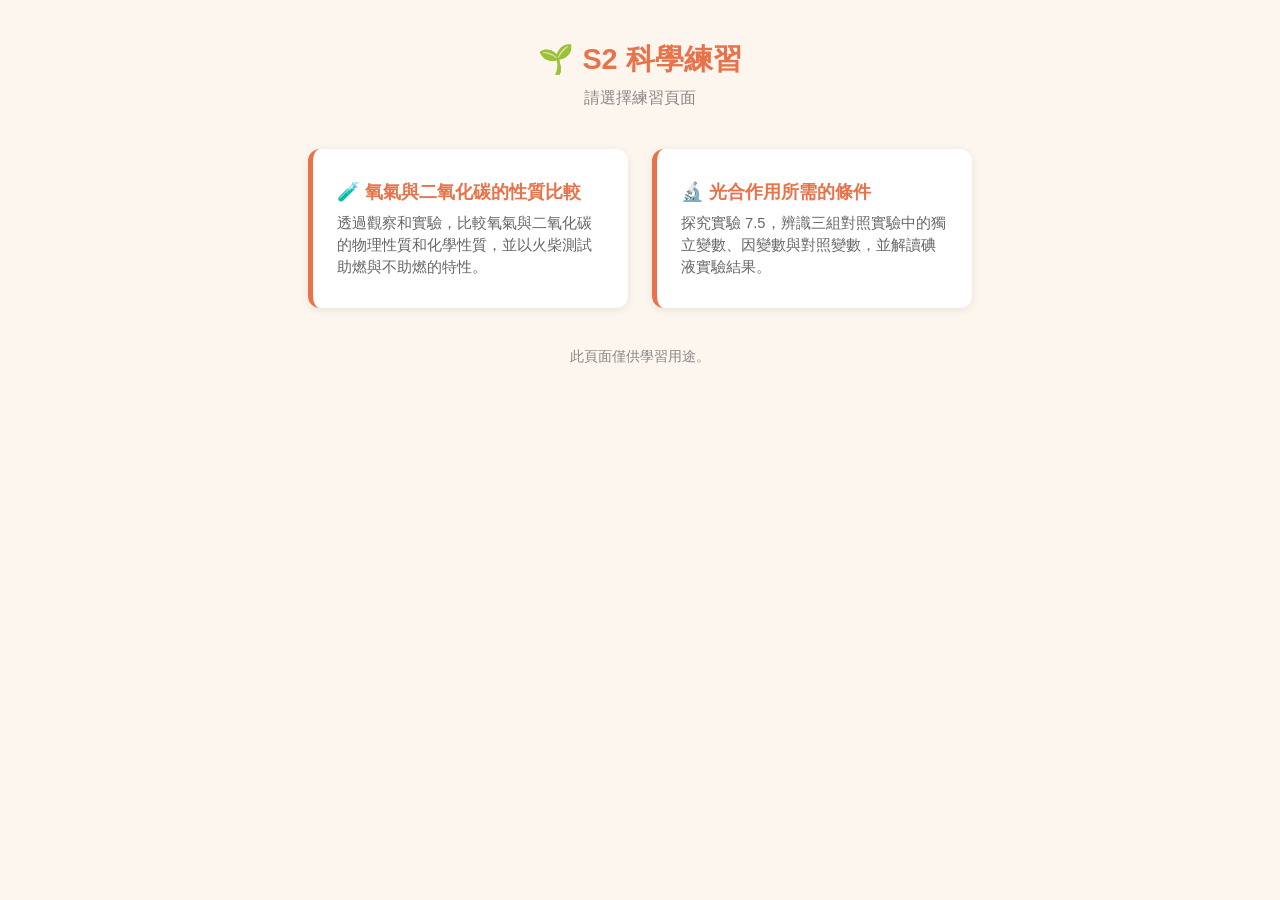
<file: S2/index.html>
<!DOCTYPE html>
<html lang="zh-Hant">
<head>
<meta charset="UTF-8">
<meta name="viewport" content="width=device-width,initial-scale=1">
<title>S2 科學練習</title>
<style>
*{box-sizing:border-box;margin:0;padding:0}
body{font-family:"Microsoft JhengHei","PingFang TC",sans-serif;background:#fdf6ee;color:#333;padding:40px 20px}
h1{text-align:center;color:#e8734a;font-size:1.8em;margin-bottom:8px}
.sub{text-align:center;color:#888;margin-bottom:40px}
.grid{display:flex;flex-wrap:wrap;justify-content:center;gap:24px;max-width:800px;margin:0 auto}
.card{background:#fff;border-radius:12px;box-shadow:0 2px 10px rgba(0,0,0,.08);padding:30px 24px;width:320px;text-decoration:none;color:#333;transition:transform .2s,box-shadow .2s;border-left:5px solid #e8734a}
.card:hover{transform:translateY(-4px);box-shadow:0 6px 20px rgba(0,0,0,.12)}
.card h2{font-size:1.15em;color:#e8734a;margin-bottom:8px}
.card p{font-size:.92em;color:#666;line-height:1.5}
.nt{font-size:.85em;color:#888;margin-top:40px;text-align:center}
</style>
</head>
<body>
<h1>🌱 S2 科學練習</h1>
<p class="sub">請選擇練習頁面</p>
<div class="grid">
<a class="card" href="exercise.html">
<h2>🧪 氧氣與二氧化碳的性質比較</h2>
<p>透過觀察和實驗，比較氧氣與二氧化碳的物理性質和化學性質，並以火柴測試助燃與不助燃的特性。</p>
</a>
<a class="card" href="photosynthesis.html">
<h2>🔬 光合作用所需的條件</h2>
<p>探究實驗 7.5，辨識三組對照實驗中的獨立變數、因變數與對照變數，並解讀碘液實驗結果。</p>
</a>
</div>
<div class="nt">此頁面僅供學習用途。</div>
</body>
</html>
</file>
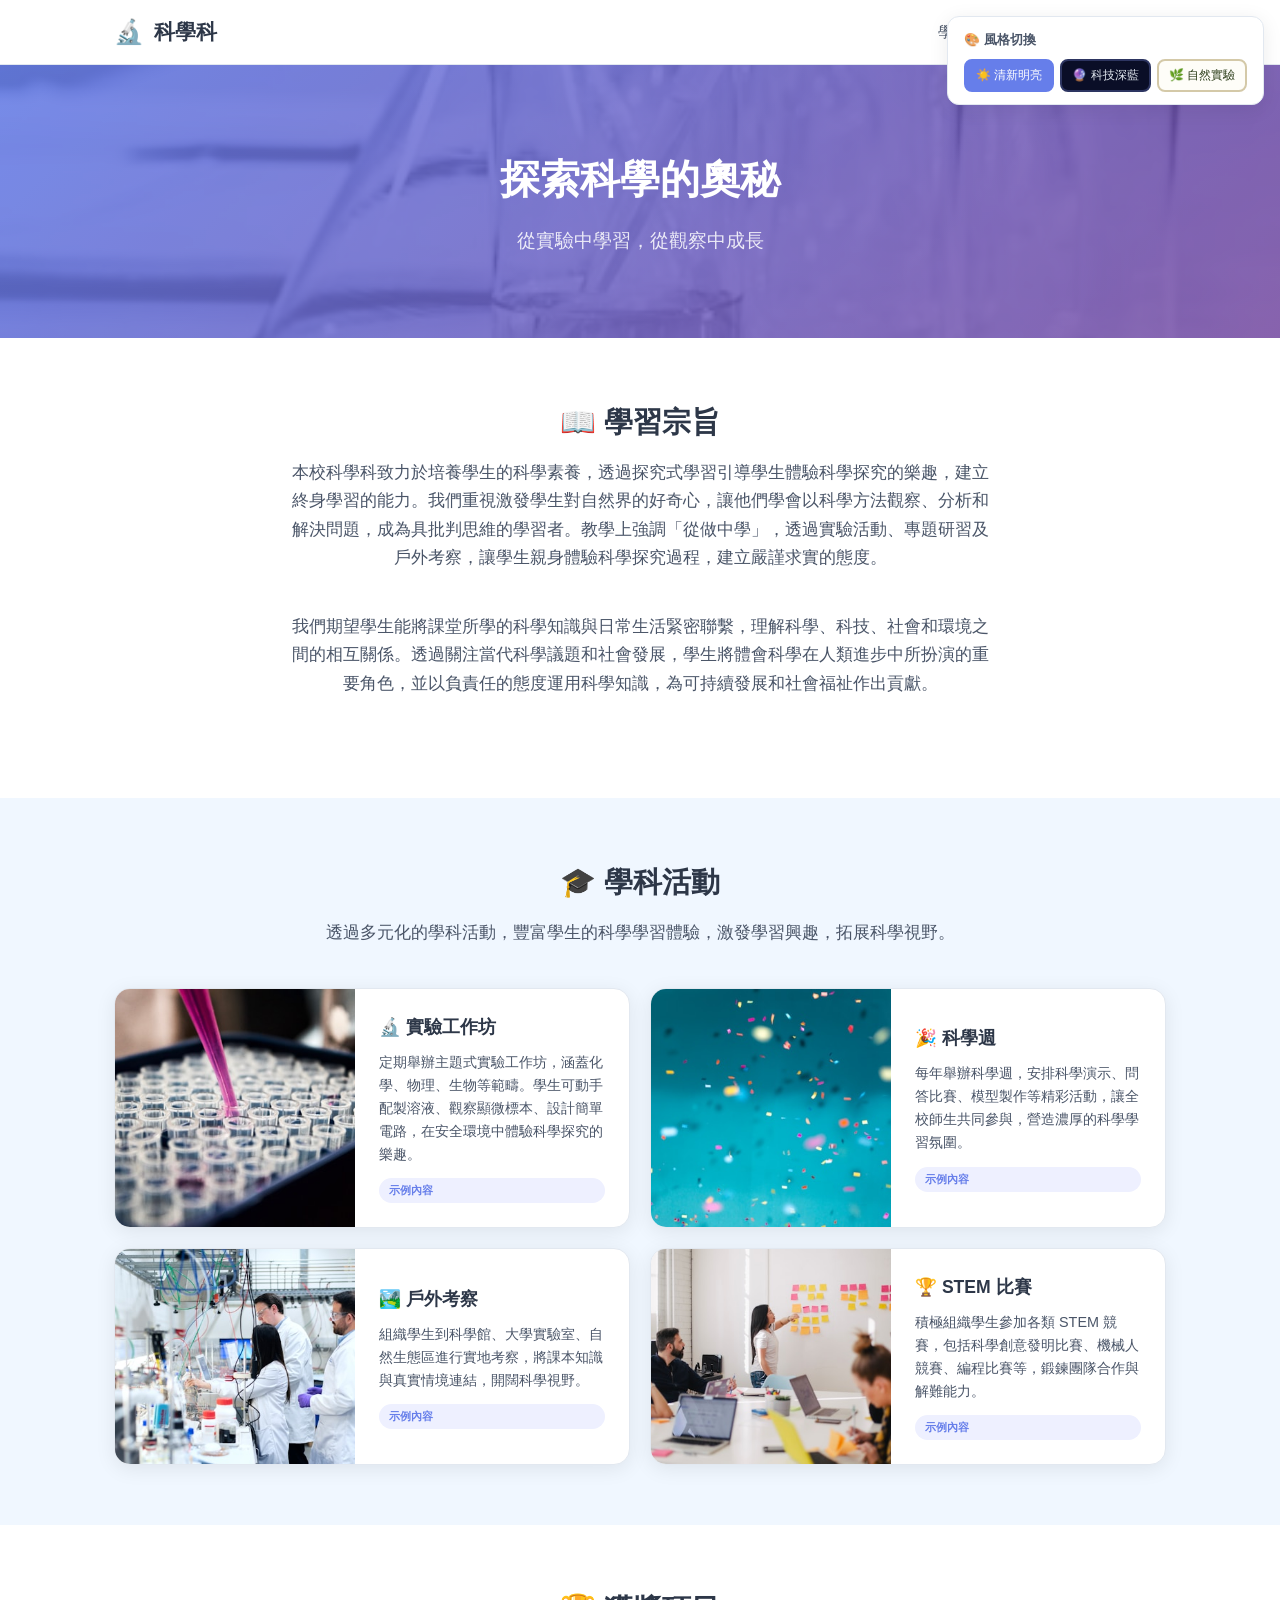
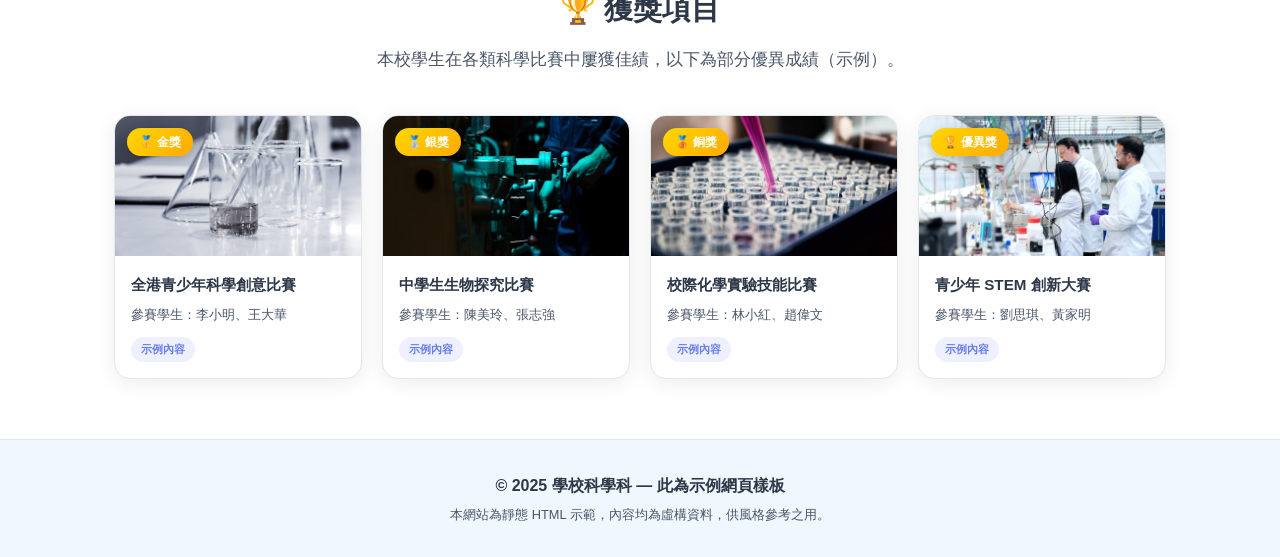
<file: science_web/index.html>
<!DOCTYPE html>
<html lang="zh-Hant" data-theme="fresh">
<head>
  <meta charset="UTF-8">
  <meta name="viewport" content="width=device-width, initial-scale=1.0">
  <title>科學科 — 探索科學的奧秘</title>
  <link rel="stylesheet" href="style.css">
</head>
<body>
  <!-- 風格切換器 -->
  <div class="theme-switcher">
    <span class="theme-switcher__label">🎨 風格切換</span>
    <div class="theme-switcher__options">
      <button class="theme-btn active" data-theme="fresh" title="清新明亮">☀️ 清新明亮</button>
      <button class="theme-btn" data-theme="tech" title="科技深藍">🔮 科技深藍</button>
      <button class="theme-btn" data-theme="nature" title="自然實驗">🌿 自然實驗</button>
    </div>
  </div>

  <!-- 頂部導航 -->
  <header class="header">
    <div class="header__inner">
      <div class="header__brand">
        <span class="header__icon">🔬</span>
        <h1 class="header__title">科學科</h1>
      </div>
      <nav class="header__nav">
        <a href="#purpose">學習宗旨</a>
        <a href="#activities">學科活動</a>
        <a href="#awards">獲獎項目</a>
      </nav>
    </div>
  </header>

  <!-- 英雄橫幅 -->
  <section class="hero">
    <div class="hero__overlay"></div>
    <div class="hero__content">
      <h2 class="hero__title">探索科學的奧秘</h2>
      <p class="hero__subtitle">從實驗中學習，從觀察中成長</p>
    </div>
  </section>

  <!-- 學習宗旨 -->
  <section id="purpose" class="section">
    <div class="container">
      <h2 class="section__title">📖 學習宗旨</h2>
      <p class="section__intro">本校科學科致力於培養學生的科學素養，透過探究式學習引導學生體驗科學探究的樂趣，建立終身學習的能力。我們重視激發學生對自然界的好奇心，讓他們學會以科學方法觀察、分析和解決問題，成為具批判思維的學習者。教學上強調「從做中學」，透過實驗活動、專題研習及戶外考察，讓學生親身體驗科學探究過程，建立嚴謹求實的態度。</p>
      <p class="section__intro">我們期望學生能將課堂所學的科學知識與日常生活緊密聯繫，理解科學、科技、社會和環境之間的相互關係。透過關注當代科學議題和社會發展，學生將體會科學在人類進步中所扮演的重要角色，並以負責任的態度運用科學知識，為可持續發展和社會福祉作出貢獻。</p>
    </div>
  </section>

  <!-- 學科活動 -->
  <section id="activities" class="section section--alt">
    <div class="container">
      <h2 class="section__title">🎓 學科活動</h2>
      <p class="section__intro">透過多元化的學科活動，豐富學生的科學學習體驗，激發學習興趣，拓展科學視野。</p>
      <div class="cards cards--2">
        <article class="card card--horizontal">
          <div class="card__image"><img src="images/lab-tubes.jpg" alt="實驗工作坊" loading="lazy"></div>
          <div class="card__body">
            <h3 class="card__title">🔬 實驗工作坊</h3>
            <p class="card__text">定期舉辦主題式實驗工作坊，涵蓋化學、物理、生物等範疇。學生可動手配製溶液、觀察顯微標本、設計簡單電路，在安全環境中體驗科學探究的樂趣。</p>
            <span class="card__tag">示例內容</span>
          </div>
        </article>
        <article class="card card--horizontal">
          <div class="card__image"><img src="images/event.jpg" alt="科學週" loading="lazy"></div>
          <div class="card__body">
            <h3 class="card__title">🎉 科學週</h3>
            <p class="card__text">每年舉辦科學週，安排科學演示、問答比賽、模型製作等精彩活動，讓全校師生共同參與，營造濃厚的科學學習氛圍。</p>
            <span class="card__tag">示例內容</span>
          </div>
        </article>
        <article class="card card--horizontal">
          <div class="card__image"><img src="images/scientist-lab.jpg" alt="戶外考察" loading="lazy"></div>
          <div class="card__body">
            <h3 class="card__title">🏞️ 戶外考察</h3>
            <p class="card__text">組織學生到科學館、大學實驗室、自然生態區進行實地考察，將課本知識與真實情境連結，開闊科學視野。</p>
            <span class="card__tag">示例內容</span>
          </div>
        </article>
        <article class="card card--horizontal">
          <div class="card__image"><img src="images/award-new.jpg" alt="STEM 比賽" loading="lazy"></div>
          <div class="card__body">
            <h3 class="card__title">🏆 STEM 比賽</h3>
            <p class="card__text">積極組織學生參加各類 STEM 競賽，包括科學創意發明比賽、機械人競賽、編程比賽等，鍛鍊團隊合作與解難能力。</p>
            <span class="card__tag">示例內容</span>
          </div>
        </article>
      </div>
    </div>
  </section>

  <!-- 獲獎項目 -->
  <section id="awards" class="section">
    <div class="container">
      <h2 class="section__title">🏆 獲獎項目</h2>
      <p class="section__intro">本校學生在各類科學比賽中屢獲佳績，以下為部分優異成績（示例）。</p>
      <div class="awards-grid">
        <article class="award-card">
          <div class="award-card__ribbon">🥇 金獎</div>
          <div class="award-card__image"><img src="images/microscope.jpg" alt="科學創意比賽" loading="lazy"></div>
          <div class="award-card__body">
            <h3 class="award-card__title">全港青少年科學創意比賽</h3>
            <p class="award-card__team">參賽學生：李小明、王大華</p>
            <span class="card__tag">示例內容</span>
          </div>
        </article>
        <article class="award-card">
          <div class="award-card__ribbon">🥈 銀獎</div>
          <div class="award-card__image"><img src="images/dna.jpg" alt="生物探究比賽" loading="lazy"></div>
          <div class="award-card__body">
            <h3 class="award-card__title">中學生生物探究比賽</h3>
            <p class="award-card__team">參賽學生：陳美玲、張志強</p>
            <span class="card__tag">示例內容</span>
          </div>
        </article>
        <article class="award-card">
          <div class="award-card__ribbon">🥉 銅獎</div>
          <div class="award-card__image"><img src="images/lab-tubes.jpg" alt="化學實驗比賽" loading="lazy"></div>
          <div class="award-card__body">
            <h3 class="award-card__title">校際化學實驗技能比賽</h3>
            <p class="award-card__team">參賽學生：林小紅、趙偉文</p>
            <span class="card__tag">示例內容</span>
          </div>
        </article>
        <article class="award-card">
          <div class="award-card__ribbon">🏆 優異獎</div>
          <div class="award-card__image"><img src="images/scientist-lab.jpg" alt="STEM 創新大賽" loading="lazy"></div>
          <div class="award-card__body">
            <h3 class="award-card__title">青少年 STEM 創新大賽</h3>
            <p class="award-card__team">參賽學生：劉思琪、黃家明</p>
            <span class="card__tag">示例內容</span>
          </div>
        </article>
      </div>
    </div>
  </section>

  <!-- 頁尾 -->
  <footer class="footer">
    <div class="footer__inner">
      <p class="footer__text">© 2025 學校科學科 — 此為示例網頁樣板</p>
      <p class="footer__note">本網站為靜態 HTML 示範，內容均為虛構資料，供風格參考之用。</p>
    </div>
  </footer>
  <script src="script.js"></script>
</body>
</html>
</file>
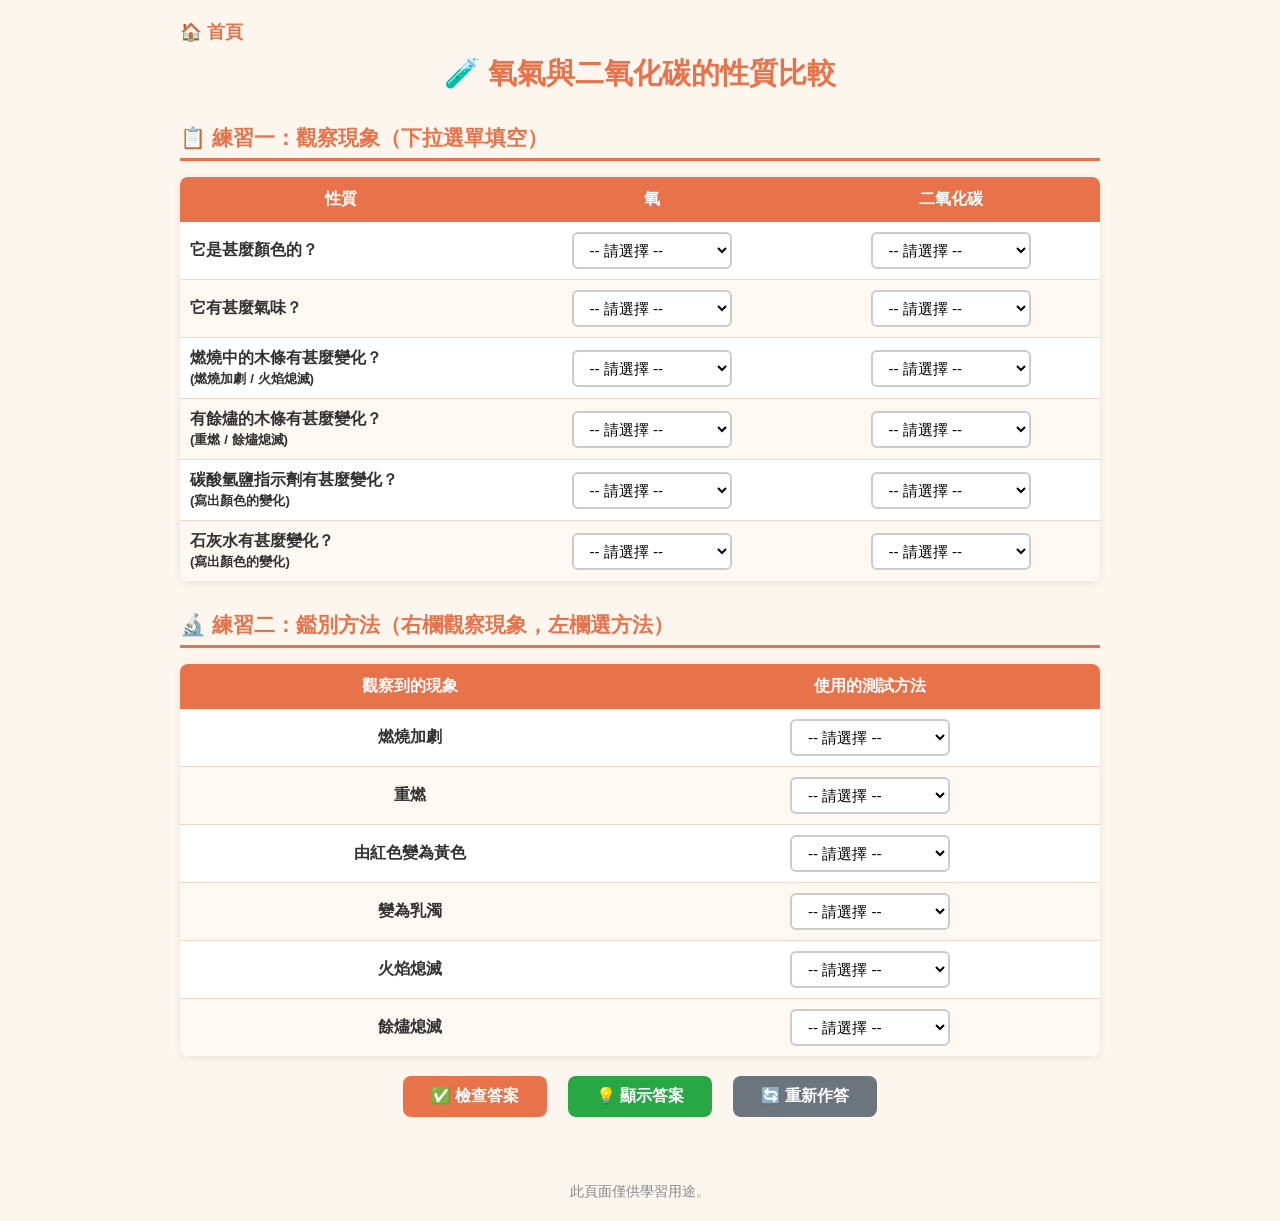
<file: S2/exercise.html>
<!DOCTYPE html><html lang="zh-Hant"><head><meta charset="UTF-8">
<meta name="viewport" content="width=device-width,initial-scale=1">
<title>氧氣與二氧化碳的性質比較</title>
<style>
*{box-sizing:border-box;margin:0;padding:0}
body{font-family:"Microsoft JhengHei","PingFang TC",sans-serif;background:#fdf6ee;color:#333;padding:20px;max-width:960px;margin:0 auto}
h1{text-align:center;color:#e8734a;font-size:1.8em;margin-bottom:8px}
#t1 td:nth-child(2),#t1 td:nth-child(3){text-align:center}
#t2 td:nth-child(1){text-align:center}
#t2 td:nth-child(2){text-align:center}
h2{color:#e8734a;border-bottom:3px solid #e8734a;padding-bottom:6px;margin:30px 0 16px;font-size:1.3em}
table{width:100%;border-collapse:collapse;margin-bottom:10px;background:#fff;border-radius:8px;overflow:hidden;box-shadow:0 2px 8px rgba(0,0,0,.08)}
th{background:#e8734a;color:#fff;padding:12px 10px;text-align:center}
td{padding:10px;border-bottom:1px solid #f0d9c8;vertical-align:middle}
tr:last-child td{border-bottom:none}
tr:nth-child(even){background:#fef8f3}
td:first-child{font-weight:bold}
select{padding:7px 12px;border:2px solid #ccc;border-radius:6px;font-size:.95em;background:#fff;cursor:pointer;min-width:160px}
select:focus{border-color:#e8734a;outline:none}
.ok{border-color:#28a745 !important;background:#d4edda !important}
.ng{border-color:#dc3545 !important;background:#f8d7da !important}
.bf{text-align:center;margin:20px 0}
button{padding:10px 28px;margin:0 8px;border:none;border-radius:8px;font-size:1em;font-weight:bold;cursor:pointer}
#bC{background:#e8734a;color:#fff}
#bS{background:#28a745;color:#fff}
#bR{background:#6c757d;color:#fff}
.sb{text-align:center;font-size:1.1em;margin:10px 0;min-height:1.5em}
.nt{font-size:.85em;color:#888;margin-top:20px;text-align:center}
</style></head><body>

<div style="text-align:left;margin-bottom:10px"><a href="index.html" style="text-decoration:none;color:#e8734a;font-weight:bold;font-size:1.1em">🏠 首頁</a></div>
<h1>🧪 氧氣與二氧化碳的性質比較</h1>
<h2>📋 練習一：觀察現象（下拉選單填空）</h2>
<table id="t1"><colgroup><col style="width:35%"><col style="width:32.5%"><col style="width:32.5%"></colgroup><thead><tr><th>性質</th><th>氧</th><th>二氧化碳</th></tr></thead><tbody>
<tr><td>它是甚麼顏色的？</td><td><select onchange="ck1(this)" data-correct="無色"><option value="">-- 請選擇 --</option><option>無色</option><option>紅色</option><option>藍色</option></select></td><td><select onchange="ck1(this)" data-correct="無色"><option value="">-- 請選擇 --</option><option>無色</option><option>紅色</option><option>藍色</option></select></td></tr>
<tr><td>它有甚麼氣味？</td><td><select onchange="ck1(this)" data-correct="無味"><option value="">-- 請選擇 --</option><option>無味</option><option>刺鼻味</option><option>甜味</option></select></td><td><select onchange="ck1(this)" data-correct="無味"><option value="">-- 請選擇 --</option><option>無味</option><option>刺鼻味</option><option>甜味</option></select></td></tr>
<tr><td>燃燒中的木條有甚麼變化？<br><small>(燃燒加劇 / 火焰熄滅)</small></td><td><select onchange="ck1(this)" data-correct="燃燒加劇"><option value="">-- 請選擇 --</option><option>燃燒加劇</option><option>火焰熄滅</option><option>沒有變化</option></select></td><td><select onchange="ck1(this)" data-correct="火焰熄滅"><option value="">-- 請選擇 --</option><option>燃燒加劇</option><option>火焰熄滅</option><option>沒有變化</option></select></td></tr>
<tr><td>有餘燼的木條有甚麼變化？<br><small>(重燃 / 餘燼熄滅)</small></td><td><select onchange="ck1(this)" data-correct="重燃"><option value="">-- 請選擇 --</option><option>重燃</option><option>餘燼熄滅</option><option>沒有變化</option></select></td><td><select onchange="ck1(this)" data-correct="餘燼熄滅"><option value="">-- 請選擇 --</option><option>重燃</option><option>餘燼熄滅</option><option>沒有變化</option></select></td></tr>
<tr><td>碳酸氫鹽指示劑有甚麼變化？<br><small>(寫出顏色的變化)</small></td><td><select onchange="ck1(this)" data-correct="沒有顏色變化"><option value="">-- 請選擇 --</option><option>沒有顏色變化</option><option>由紅色變為黃色</option><option>變為粉紅色</option></select></td><td><select onchange="ck1(this)" data-correct="由紅色變為黃色"><option value="">-- 請選擇 --</option><option>沒有顏色變化</option><option>由紅色變為黃色</option><option>變為粉紅色</option></select></td></tr>
<tr><td>石灰水有甚麼變化？<br><small>(寫出顏色的變化)</small></td><td><select onchange="ck1(this)" data-correct="沒有顏色變化"><option value="">-- 請選擇 --</option><option>沒有顏色變化</option><option>變為乳濁</option><option>變為紅色</option></select></td><td><select onchange="ck1(this)" data-correct="變為乳濁"><option value="">-- 請選擇 --</option><option>沒有顏色變化</option><option>變為乳濁</option><option>變為紅色</option></select></td></tr>
</tbody></table>
<h2>🔬 練習二：鑑別方法（右欄觀察現象，左欄選方法）</h2>
<table id="t2"><colgroup><col style="width:50%"><col style="width:50%"></colgroup><thead><tr><th>觀察到的現象</th><th>使用的測試方法</th></tr></thead><tbody>
<tr><td>燃燒加劇</td><td><select onchange="ck1(this)" data-correct="燃燒中的木條"><option value="">-- 請選擇 --</option><option>燃燒中的木條</option><option>有餘燼的木條</option><option>碳酸氫鹽指示劑</option><option>石灰水</option></select></td></tr>
<tr><td>重燃</td><td><select onchange="ck1(this)" data-correct="有餘燼的木條"><option value="">-- 請選擇 --</option><option>燃燒中的木條</option><option>有餘燼的木條</option><option>碳酸氫鹽指示劑</option><option>石灰水</option></select></td></tr>
<tr><td>由紅色變為黃色</td><td><select onchange="ck1(this)" data-correct="碳酸氫鹽指示劑"><option value="">-- 請選擇 --</option><option>燃燒中的木條</option><option>有餘燼的木條</option><option>碳酸氫鹽指示劑</option><option>石灰水</option></select></td></tr>
<tr><td>變為乳濁</td><td><select onchange="ck1(this)" data-correct="石灰水"><option value="">-- 請選擇 --</option><option>燃燒中的木條</option><option>有餘燼的木條</option><option>碳酸氫鹽指示劑</option><option>石灰水</option></select></td></tr>
<tr><td>火焰熄滅</td><td><select onchange="ck1(this)" data-correct="燃燒中的木條"><option value="">-- 請選擇 --</option><option>燃燒中的木條</option><option>有餘燼的木條</option><option>碳酸氫鹽指示劑</option><option>石灰水</option></select></td></tr>
<tr><td>餘燼熄滅</td><td><select onchange="ck1(this)" data-correct="有餘燼的木條"><option value="">-- 請選擇 --</option><option>燃燒中的木條</option><option>有餘燼的木條</option><option>碳酸氫鹽指示劑</option><option>石灰水</option></select></td></tr>
</tbody></table>
<div class="bf">
<button id="bC" onclick="ck()">✅ 檢查答案</button>
<button id="bS" onclick="sh()">💡 顯示答案</button>
<button id="bR" onclick="rs()">🔄 重新作答</button>
</div>
<div class="sb" id="sb"></div>
<div class="nt">此頁面僅供學習用途。</div>
<script>
var allS=document.querySelectorAll("select");
function ck1(s){
s.classList.remove("ok","ng");
if(s.value==="")return;
if(s.value===s.dataset.correct){s.classList.add("ok")}
else{s.classList.add("ng")}
}
function ck(){
var c=0,t=0,u=0;
allS.forEach(function(s){
s.classList.remove("ok","ng");
t++;
if(s.value===""){u++}
else if(s.value===s.dataset.correct){s.classList.add("ok");c++}
else{s.classList.add("ng")}
});
var b=document.getElementById("sb");
if(u>0){b.innerHTML="尚有<b>"+u+"</b>題未作答,已作答<b>"+c+"/"+(t-u)+"</b>正確"}
else{b.innerHTML="得分<b>"+c+"</b>/<b>"+t+"</b>"+(c===t?" 全部正確!":"")}
}
function sh(){
allS.forEach(function(s){
s.classList.remove("ok","ng");
for(var i=0;i<s.options.length;i++){
if(s.options[i].value===s.dataset.correct){s.selectedIndex=i;break}
}
});
document.getElementById("sb").innerHTML="已顯示正確答案"
}
function rs(){
allS.forEach(function(s){s.selectedIndex=0;s.classList.remove("ok","ng")});
document.getElementById("sb").innerHTML=""
}
</script></body></html>
</file>
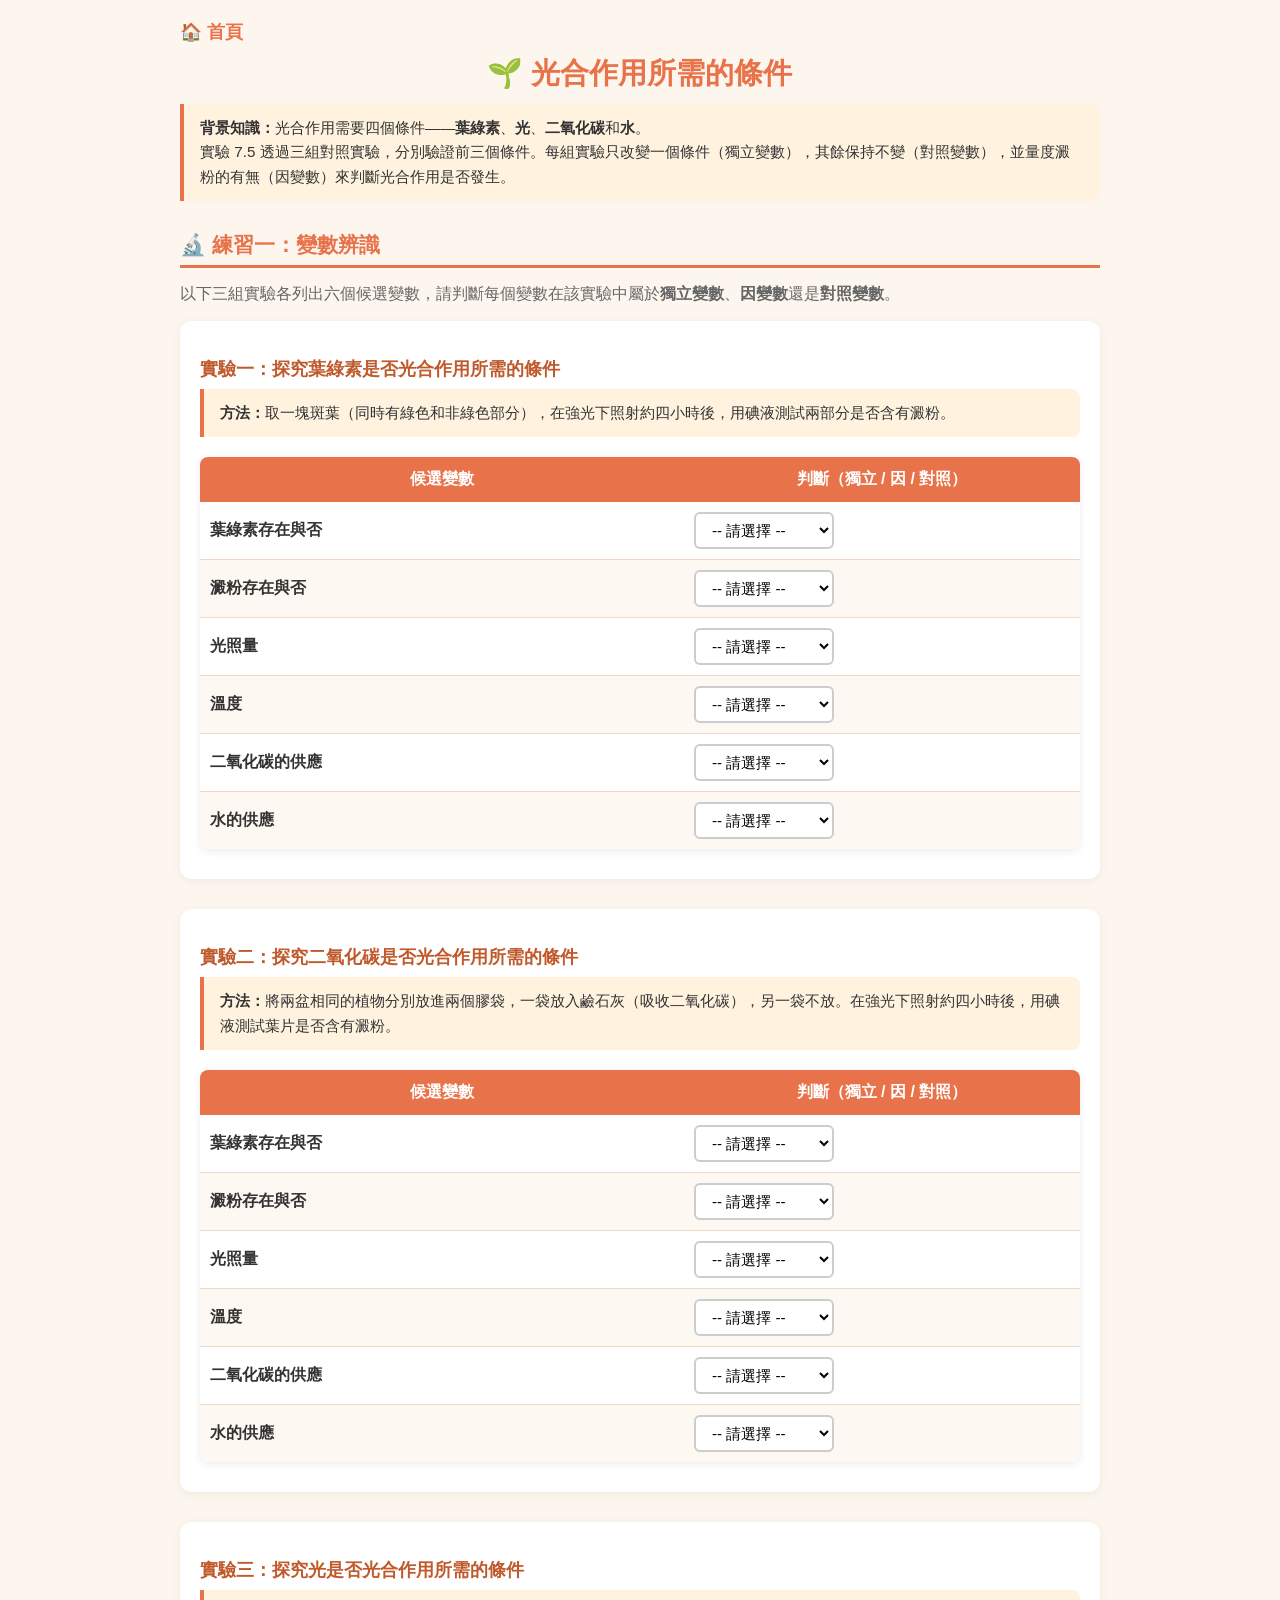
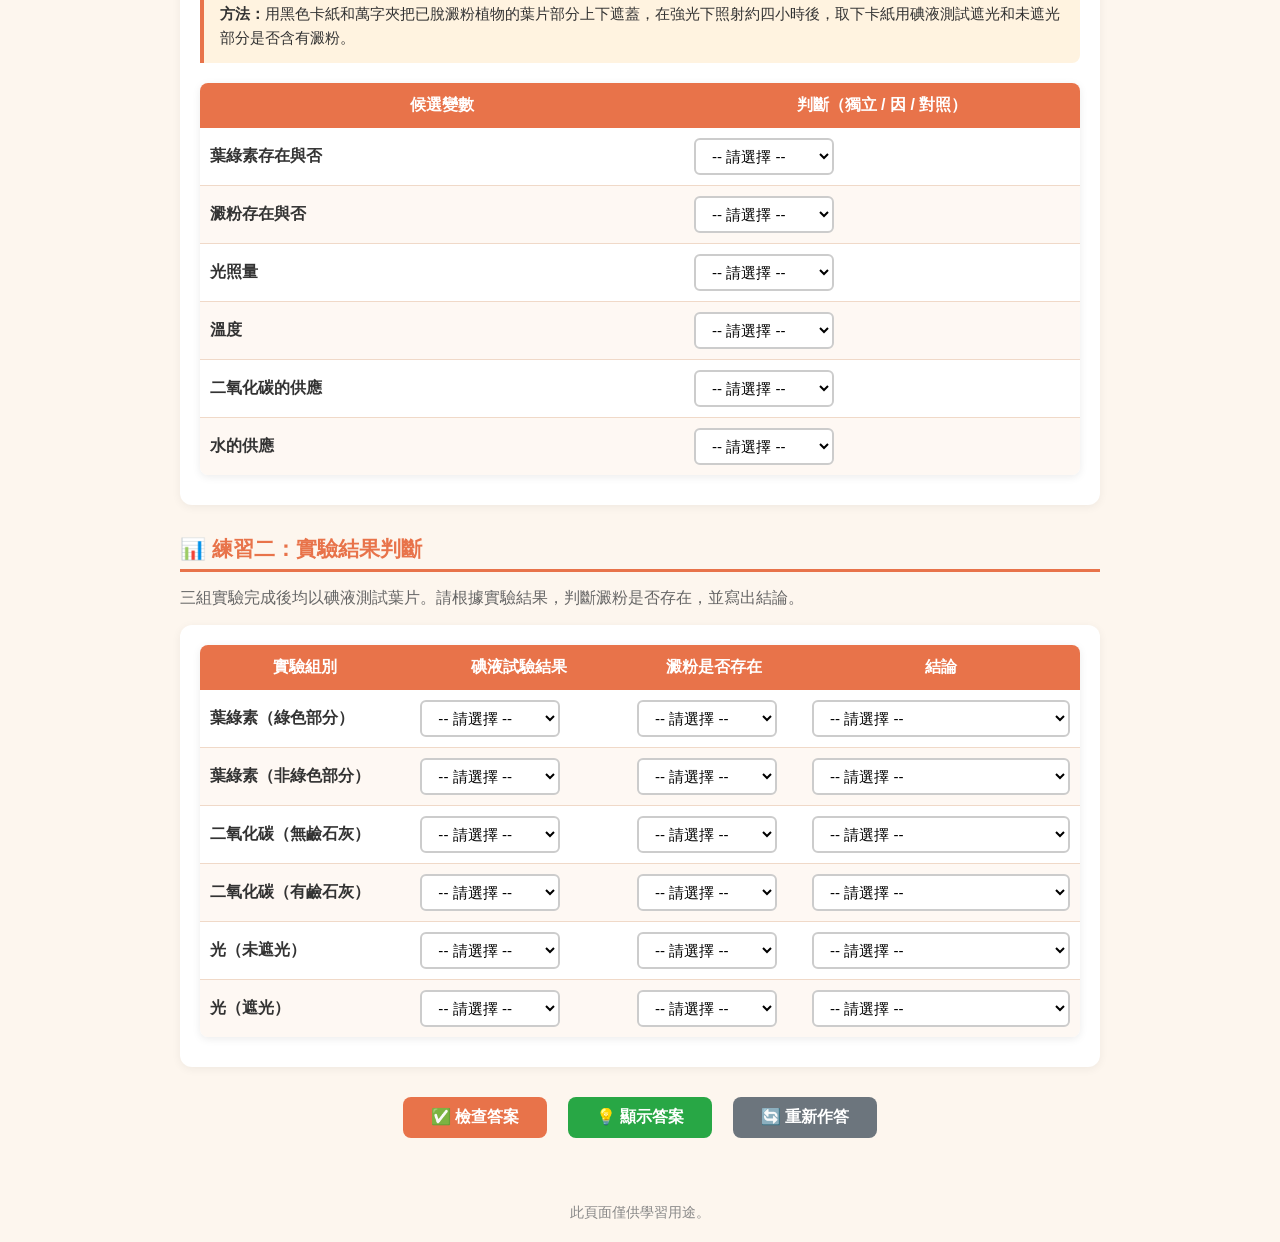
<file: S2/photosynthesis.html>
<!DOCTYPE html>
<html lang="zh-Hant">
<head>
<meta charset="UTF-8">
<meta name="viewport" content="width=device-width,initial-scale=1">
<title>光合作用所需的條件</title>
<style>
*{box-sizing:border-box;margin:0;padding:0}
body{font-family:"Microsoft JhengHei","PingFang TC",sans-serif;background:#fdf6ee;color:#333;padding:20px;max-width:960px;margin:0 auto}
h1{text-align:center;color:#e8734a;font-size:1.8em;margin-bottom:8px}
h2{color:#e8734a;border-bottom:3px solid #e8734a;padding-bottom:6px;margin:30px 0 16px;font-size:1.3em}
h3{color:#c0592b;margin:16px 0 8px;font-size:1.1em}
table{width:100%;border-collapse:collapse;margin-bottom:10px;background:#fff;border-radius:8px;overflow:hidden;box-shadow:0 2px 8px rgba(0,0,0,.08)}
th{background:#e8734a;color:#fff;padding:12px 10px;text-align:center}
td{padding:10px;border-bottom:1px solid #f0d9c8;vertical-align:middle}
tr:last-child td{border-bottom:none}
tr:nth-child(even){background:#fef8f3}
td:first-child{font-weight:bold}
select{padding:7px 12px;border:2px solid #ccc;border-radius:6px;font-size:.95em;background:#fff;cursor:pointer;min-width:140px}
select:focus{border-color:#e8734a;outline:none}
.ok{border-color:#28a745 !important;background:#d4edda !important}
.ng{border-color:#dc3545 !important;background:#f8d7da !important}
.bf{text-align:center;margin:20px 0}
button{padding:10px 28px;margin:0 8px;border:none;border-radius:8px;font-size:1em;font-weight:bold;cursor:pointer}
#bC{background:#e8734a;color:#fff}#bS{background:#28a745;color:#fff}#bR{background:#6c757d;color:#fff}
.sb{text-align:center;font-size:1.1em;margin:10px 0;min-height:1.5em}
.nt{font-size:.85em;color:#888;margin-top:20px;text-align:center}
.info{background:#fff3e0;border-left:4px solid #e8734a;padding:12px 16px;margin:10px 0 20px;border-radius:0 8px 8px 0;font-size:.95em;line-height:1.6}
.sec{background:#fff;border-radius:12px;padding:20px;margin-bottom:30px;box-shadow:0 2px 10px rgba(0,0,0,.06)}
</style>
</head>
<body>
<div style="text-align:left;margin-bottom:10px"><a href="index.html" style="text-decoration:none;color:#e8734a;font-weight:bold;font-size:1.1em">🏠 首頁</a></div>
<h1>🌱 光合作用所需的條件</h1>
<div class="info">
<strong>背景知識：</strong>光合作用需要四個條件——<b>葉綠素</b>、<b>光</b>、<b>二氧化碳</b>和<b>水</b>。<br>
實驗 7.5 透過三組對照實驗，分別驗證前三個條件。每組實驗只改變一個條件（獨立變數），其餘保持不變（對照變數），並量度澱粉的有無（因變數）來判斷光合作用是否發生。
</div>
<h2>🔬 練習一：變數辨識</h2>
<p style="margin-bottom:16px;color:#666;">以下三組實驗各列出六個候選變數，請判斷每個變數在該實驗中屬於<strong>獨立變數</strong>、<strong>因變數</strong>還是<strong>對照變數</strong>。</p>
<div class="sec">
<h3>實驗一：探究葉綠素是否光合作用所需的條件</h3>
<div class="info" style="margin-top:0"><strong>方法：</strong>取一塊斑葉（同時有綠色和非綠色部分），在強光下照射約四小時後，用碘液測試兩部分是否含有澱粉。</div>
<table id="p1"><colgroup><col style="width:55%"><col style="width:45%"></colgroup>
<thead><tr><th>候選變數</th><th>判斷（獨立 / 因 / 對照）</th></tr></thead>
<tbody>
<tr><td>葉綠素存在與否</td><td><select onchange="ck1(this)" data-correct="獨立變數"><option value="">-- 請選擇 --</option><option>獨立變數</option><option>因變數</option><option>對照變數</option></select></td></tr>
<tr><td>澱粉存在與否</td><td><select onchange="ck1(this)" data-correct="因變數"><option value="">-- 請選擇 --</option><option>獨立變數</option><option>因變數</option><option>對照變數</option></select></td></tr>
<tr><td>光照量</td><td><select onchange="ck1(this)" data-correct="對照變數"><option value="">-- 請選擇 --</option><option>獨立變數</option><option>因變數</option><option>對照變數</option></select></td></tr>
<tr><td>溫度</td><td><select onchange="ck1(this)" data-correct="對照變數"><option value="">-- 請選擇 --</option><option>獨立變數</option><option>因變數</option><option>對照變數</option></select></td></tr>
<tr><td>二氧化碳的供應</td><td><select onchange="ck1(this)" data-correct="對照變數"><option value="">-- 請選擇 --</option><option>獨立變數</option><option>因變數</option><option>對照變數</option></select></td></tr>
<tr><td>水的供應</td><td><select onchange="ck1(this)" data-correct="對照變數"><option value="">-- 請選擇 --</option><option>獨立變數</option><option>因變數</option><option>對照變數</option></select></td></tr>
</tbody></table></div>
<div class="sec">
<h3>實驗二：探究二氧化碳是否光合作用所需的條件</h3>
<div class="info" style="margin-top:0"><strong>方法：</strong>將兩盆相同的植物分別放進兩個膠袋，一袋放入鹼石灰（吸收二氧化碳），另一袋不放。在強光下照射約四小時後，用碘液測試葉片是否含有澱粉。</div>
<table id="p2"><colgroup><col style="width:55%"><col style="width:45%"></colgroup>
<thead><tr><th>候選變數</th><th>判斷（獨立 / 因 / 對照）</th></tr></thead>
<tbody>
<tr><td>葉綠素存在與否</td><td><select onchange="ck1(this)" data-correct="對照變數"><option value="">-- 請選擇 --</option><option>獨立變數</option><option>因變數</option><option>對照變數</option></select></td></tr>
<tr><td>澱粉存在與否</td><td><select onchange="ck1(this)" data-correct="因變數"><option value="">-- 請選擇 --</option><option>獨立變數</option><option>因變數</option><option>對照變數</option></select></td></tr>
<tr><td>光照量</td><td><select onchange="ck1(this)" data-correct="對照變數"><option value="">-- 請選擇 --</option><option>獨立變數</option><option>因變數</option><option>對照變數</option></select></td></tr>
<tr><td>溫度</td><td><select onchange="ck1(this)" data-correct="對照變數"><option value="">-- 請選擇 --</option><option>獨立變數</option><option>因變數</option><option>對照變數</option></select></td></tr>
<tr><td>二氧化碳的供應</td><td><select onchange="ck1(this)" data-correct="獨立變數"><option value="">-- 請選擇 --</option><option>獨立變數</option><option>因變數</option><option>對照變數</option></select></td></tr>
<tr><td>水的供應</td><td><select onchange="ck1(this)" data-correct="對照變數"><option value="">-- 請選擇 --</option><option>獨立變數</option><option>因變數</option><option>對照變數</option></select></td></tr>
</tbody></table></div>
<div class="sec">
<h3>實驗三：探究光是否光合作用所需的條件</h3>
<div class="info" style="margin-top:0"><strong>方法：</strong>用黑色卡紙和萬字夾把已脫澱粉植物的葉片部分上下遮蓋，在強光下照射約四小時後，取下卡紙用碘液測試遮光和未遮光部分是否含有澱粉。</div>
<table id="p3"><colgroup><col style="width:55%"><col style="width:45%"></colgroup>
<thead><tr><th>候選變數</th><th>判斷（獨立 / 因 / 對照）</th></tr></thead>
<tbody>
<tr><td>葉綠素存在與否</td><td><select onchange="ck1(this)" data-correct="對照變數"><option value="">-- 請選擇 --</option><option>獨立變數</option><option>因變數</option><option>對照變數</option></select></td></tr>
<tr><td>澱粉存在與否</td><td><select onchange="ck1(this)" data-correct="因變數"><option value="">-- 請選擇 --</option><option>獨立變數</option><option>因變數</option><option>對照變數</option></select></td></tr>
<tr><td>光照量</td><td><select onchange="ck1(this)" data-correct="獨立變數"><option value="">-- 請選擇 --</option><option>獨立變數</option><option>因變數</option><option>對照變數</option></select></td></tr>
<tr><td>溫度</td><td><select onchange="ck1(this)" data-correct="對照變數"><option value="">-- 請選擇 --</option><option>獨立變數</option><option>因變數</option><option>對照變數</option></select></td></tr>
<tr><td>二氧化碳的供應</td><td><select onchange="ck1(this)" data-correct="對照變數"><option value="">-- 請選擇 --</option><option>獨立變數</option><option>因變數</option><option>對照變數</option></select></td></tr>
<tr><td>水的供應</td><td><select onchange="ck1(this)" data-correct="對照變數"><option value="">-- 請選擇 --</option><option>獨立變數</option><option>因變數</option><option>對照變數</option></select></td></tr>
</tbody></table></div>
<h2>📊 練習二：實驗結果判斷</h2>
<p style="margin-bottom:16px;color:#666;">三組實驗完成後均以碘液測試葉片。請根據實驗結果，判斷澱粉是否存在，並寫出結論。</p>
<div class="sec">
<table id="p4"><colgroup><col style="width:25%"><col style="width:25%"><col style="width:20%"><col style="width:30%"></colgroup>
<thead><tr><th>實驗組別</th><th>碘液試驗結果</th><th>澱粉是否存在</th><th>結論</th></tr></thead>
<tbody>
<tr><td>葉綠素（綠色部分）</td><td><select onchange="ck1(this)" data-correct="變為藍黑色"><option value="">-- 請選擇 --</option><option>變為藍黑色</option><option>保持棕色</option><option>變為紅色</option></select></td><td><select onchange="ck1(this)" data-correct="存在"><option value="">-- 請選擇 --</option><option>存在</option><option>不存在</option></select></td><td><select onchange="ck1(this)" data-correct="葉綠素是光合作用所需的條件"><option value="">-- 請選擇 --</option><option>葉綠素是光合作用所需的條件</option><option>二氧化碳是光合作用所需的條件</option><option>光是光合作用所需的條件</option><option>水是光合作用所需的條件</option></select></td></tr>
<tr><td>葉綠素（非綠色部分）</td><td><select onchange="ck1(this)" data-correct="保持棕色"><option value="">-- 請選擇 --</option><option>變為藍黑色</option><option>保持棕色</option><option>變為紅色</option></select></td><td><select onchange="ck1(this)" data-correct="不存在"><option value="">-- 請選擇 --</option><option>存在</option><option>不存在</option></select></td><td><select onchange="ck1(this)" data-correct="葉綠素是光合作用所需的條件"><option value="">-- 請選擇 --</option><option>葉綠素是光合作用所需的條件</option><option>二氧化碳是光合作用所需的條件</option><option>光是光合作用所需的條件</option><option>水是光合作用所需的條件</option></select></td></tr>
<tr><td>二氧化碳（無鹼石灰）</td><td><select onchange="ck1(this)" data-correct="變為藍黑色"><option value="">-- 請選擇 --</option><option>變為藍黑色</option><option>保持棕色</option><option>變為紅色</option></select></td><td><select onchange="ck1(this)" data-correct="存在"><option value="">-- 請選擇 --</option><option>存在</option><option>不存在</option></select></td><td><select onchange="ck1(this)" data-correct="二氧化碳是光合作用所需的條件"><option value="">-- 請選擇 --</option><option>葉綠素是光合作用所需的條件</option><option>二氧化碳是光合作用所需的條件</option><option>光是光合作用所需的條件</option><option>水是光合作用所需的條件</option></select></td></tr>
<tr><td>二氧化碳（有鹼石灰）</td><td><select onchange="ck1(this)" data-correct="保持棕色"><option value="">-- 請選擇 --</option><option>變為藍黑色</option><option>保持棕色</option><option>變為紅色</option></select></td><td><select onchange="ck1(this)" data-correct="不存在"><option value="">-- 請選擇 --</option><option>存在</option><option>不存在</option></select></td><td><select onchange="ck1(this)" data-correct="二氧化碳是光合作用所需的條件"><option value="">-- 請選擇 --</option><option>葉綠素是光合作用所需的條件</option><option>二氧化碳是光合作用所需的條件</option><option>光是光合作用所需的條件</option><option>水是光合作用所需的條件</option></select></td></tr>
<tr><td>光（未遮光）</td><td><select onchange="ck1(this)" data-correct="變為藍黑色"><option value="">-- 請選擇 --</option><option>變為藍黑色</option><option>保持棕色</option><option>變為紅色</option></select></td><td><select onchange="ck1(this)" data-correct="存在"><option value="">-- 請選擇 --</option><option>存在</option><option>不存在</option></select></td><td><select onchange="ck1(this)" data-correct="光是光合作用所需的條件"><option value="">-- 請選擇 --</option><option>葉綠素是光合作用所需的條件</option><option>二氧化碳是光合作用所需的條件</option><option>光是光合作用所需的條件</option><option>水是光合作用所需的條件</option></select></td></tr>
<tr><td>光（遮光）</td><td><select onchange="ck1(this)" data-correct="保持棕色"><option value="">-- 請選擇 --</option><option>變為藍黑色</option><option>保持棕色</option><option>變為紅色</option></select></td><td><select onchange="ck1(this)" data-correct="不存在"><option value="">-- 請選擇 --</option><option>存在</option><option>不存在</option></select></td><td><select onchange="ck1(this)" data-correct="光是光合作用所需的條件"><option value="">-- 請選擇 --</option><option>葉綠素是光合作用所需的條件</option><option>二氧化碳是光合作用所需的條件</option><option>光是光合作用所需的條件</option><option>水是光合作用所需的條件</option></select></td></tr>
</tbody></table></div>
<div class="bf">
<button id="bC" onclick="ck()">✅ 檢查答案</button>
<button id="bS" onclick="sh()">💡 顯示答案</button>
<button id="bR" onclick="rs()">🔄 重新作答</button>
</div>
<div class="sb" id="sb"></div>
<div class="nt">此頁面僅供學習用途。</div>
<script>
var allS=document.querySelectorAll("select");
function ck1(s){s.classList.remove("ok","ng");if(s.value==="")return;s.classList.add(s.value===s.dataset.correct?"ok":"ng")}
function ck(){var c=0,t=0,u=0;allS.forEach(function(s){s.classList.remove("ok","ng");t++;if(s.value==="")u++;else if(s.value===s.dataset.correct){s.classList.add("ok");c++}else s.classList.add("ng")});var b=document.getElementById("sb");if(u>0)b.innerHTML="尚有<b>"+u+"</b>題未作答,已作答<b>"+c+"/"+(t-u)+"</b>正確";else b.innerHTML="得分<b>"+c+"</b>/<b>"+t+"</b>"+(c===t?" 🎉 全部正確!":"")}
function sh(){allS.forEach(function(s){s.classList.remove("ok","ng");for(var i=0;i<s.options.length;i++)if(s.options[i].value===s.dataset.correct){s.selectedIndex=i;break}});document.getElementById("sb").innerHTML="已顯示正確答案"}
function rs(){allS.forEach(function(s){s.selectedIndex=0;s.classList.remove("ok","ng")});document.getElementById("sb").innerHTML=""}
</script>
</body></html>
</file>
<file: science_web/style.css>
/* ========================================
   科學科網頁 — 三風格樣板 CSS
   ======================================== */

/* --- Reset & Base --- */
*, *::before, *::after { box-sizing: border-box; margin: 0; padding: 0; }

/* --- CSS Variables: Three Themes --- */
/* 主題 B: 清新明亮 (default) */
[data-theme="fresh"] {
  --bg-primary: #ffffff;
  --bg-secondary: #f0f7ff;
  --bg-card: #ffffff;
  --bg-hero: linear-gradient(135deg, #667eea 0%, #764ba2 100%);
  --text-primary: #2d3748;
  --text-secondary: #4a5568;
  --text-on-hero: #ffffff;
  --accent: #667eea;
  --accent-light: #eef0ff;
  --border-color: #e2e8f0;
  --shadow: 0 4px 20px rgba(0,0,0,0.08);
  --shadow-hover: 0 8px 30px rgba(102,126,234,0.2);
  --header-bg: rgba(255,255,255,0.95);
  --header-text: #2d3748;
  --tag-bg: #eef0ff;
  --tag-text: #667eea;
  --ribbon-bg: linear-gradient(135deg, #ffd700, #ffaa00);
  --card-radius: 16px;
  --font-main: "Segoe UI", "Microsoft JhengHei", "PingFang TC", sans-serif;
}

/* 主題 A: 科技深藍 */
[data-theme="tech"] {
  --bg-primary: #0a0e27;
  --bg-secondary: #111638;
  --bg-card: #161b40;
  --bg-hero: linear-gradient(135deg, #0f0c29 0%, #302b63 50%, #24243e 100%);
  --text-primary: #e2e8f0;
  --text-secondary: #a0aec0;
  --text-on-hero: #ffffff;
  --accent: #00d4ff;
  --accent-light: #0a2540;
  --border-color: #2d3561;
  --shadow: 0 4px 20px rgba(0,0,0,0.4);
  --shadow-hover: 0 8px 30px rgba(0,212,255,0.15);
  --header-bg: rgba(10,14,39,0.95);
  --header-text: #e2e8f0;
  --tag-bg: rgba(0,212,255,0.15);
  --tag-text: #00d4ff;
  --ribbon-bg: linear-gradient(135deg, #00d4ff, #0090ff);
  --card-radius: 12px;
  --font-main: "Segoe UI", "Microsoft JhengHei", "PingFang TC", sans-serif;
}

/* 主題 C: 自然實驗 */
[data-theme="nature"] {
  --bg-primary: #fefdf8;
  --bg-secondary: #f5f0e8;
  --bg-card: #ffffff;
  --bg-hero: linear-gradient(135deg, #2d5016 0%, #4a7c23 50%, #6b9b37 100%);
  --text-primary: #2c3e1a;
  --text-secondary: #4a6230;
  --text-on-hero: #ffffff;
  --accent: #4a7c23;
  --accent-light: #eef5e6;
  --border-color: #d4c9a8;
  --shadow: 0 4px 20px rgba(0,0,0,0.06);
  --shadow-hover: 0 8px 30px rgba(74,124,35,0.15);
  --header-bg: rgba(254,253,248,0.95);
  --header-text: #2c3e1a;
  --tag-bg: #eef5e6;
  --tag-text: #4a7c23;
  --ribbon-bg: linear-gradient(135deg, #8B7355, #a0845c);
  --card-radius: 8px;
  --font-main: "Georgia", "Noto Serif TC", "Segoe UI", sans-serif;
}

/* --- Body --- */
body {
  font-family: var(--font-main);
  background: var(--bg-primary);
  color: var(--text-primary);
  line-height: 1.7;
  transition: background 0.4s ease, color 0.4s ease;
}

/* --- Theme Switcher --- */
.theme-switcher {
  position: fixed;
  top: 16px;
  right: 16px;
  z-index: 1000;
  background: var(--bg-card);
  border: 1px solid var(--border-color);
  border-radius: 12px;
  padding: 12px 16px;
  box-shadow: var(--shadow);
  display: flex;
  flex-direction: column;
  gap: 8px;
  transition: background 0.4s ease, border 0.4s ease;
}
.theme-switcher__label {
  font-size: 0.8rem;
  font-weight: 600;
  color: var(--text-secondary);
}
.theme-switcher__options {
  display: flex;
  gap: 6px;
}
.theme-btn {
  padding: 6px 10px;
  border: 2px solid var(--border-color);
  border-radius: 8px;
  background: var(--bg-primary);
  color: var(--text-primary);
  font-size: 0.75rem;
  cursor: pointer;
  transition: all 0.3s ease;
  white-space: nowrap;
}
.theme-btn:hover {
  border-color: var(--accent);
  color: var(--accent);
}
.theme-btn.active {
  background: var(--accent);
  color: #fff;
  border-color: var(--accent);
}

/* --- Container --- */
.container {
  max-width: 1100px;
  margin: 0 auto;
  padding: 0 24px;
}

/* --- Header --- */
.header {
  position: sticky;
  top: 0;
  z-index: 900;
  background: var(--header-bg);
  backdrop-filter: blur(12px);
  border-bottom: 1px solid var(--border-color);
  transition: background 0.4s ease;
}
.header__inner {
  max-width: 1100px;
  margin: 0 auto;
  padding: 0 24px;
  display: flex;
  align-items: center;
  justify-content: space-between;
  height: 64px;
}
.header__brand {
  display: flex;
  align-items: center;
  gap: 10px;
}
.header__icon { font-size: 1.5rem; }
.header__title {
  font-size: 1.3rem;
  font-weight: 700;
  color: var(--header-text);
  transition: color 0.4s ease;
}
.header__nav {
  display: flex;
  gap: 24px;
}
.header__nav a {
  text-decoration: none;
  color: var(--text-secondary);
  font-weight: 500;
  font-size: 0.95rem;
  transition: color 0.3s ease;
}
.header__nav a:hover { color: var(--accent); }

/* --- Hero --- */
.hero {
  position: relative;
  background: var(--bg-hero);
  padding: 80px 24px;
  text-align: center;
  overflow: hidden;
}
.hero__overlay {
  position: absolute;
  inset: 0;
  background: url('images/microscope.jpg') center/cover no-repeat;
  opacity: 0.15;
}
.hero__content { position: relative; z-index: 1; }
.hero__title {
  font-size: 2.5rem;
  font-weight: 800;
  color: var(--text-on-hero);
  margin-bottom: 12px;
}
.hero__subtitle {
  font-size: 1.2rem;
  color: rgba(255,255,255,0.85);
}

/* --- Section --- */
.section { padding: 60px 0; }
.section--alt { background: var(--bg-secondary); }
.section__title {
  font-size: 1.8rem;
  font-weight: 700;
  text-align: center;
  margin-bottom: 12px;
  color: var(--text-primary);
}
.section__intro {
  text-align: center;
  max-width: 700px;
  margin: 0 auto 40px;
  color: var(--text-secondary);
  font-size: 1.05rem;
}

/* --- Cards (4-col) --- */
.cards {
  display: grid;
  gap: 20px;
}
.cards--2 { grid-template-columns: repeat(2, 1fr); }

.card {
  background: var(--bg-card);
  border: 1px solid var(--border-color);
  border-radius: var(--card-radius);
  padding: 28px 20px;
  text-align: center;
  box-shadow: var(--shadow);
  transition: transform 0.3s ease, box-shadow 0.3s ease, background 0.4s ease;
}
.card:hover {
  transform: translateY(-4px);
  box-shadow: var(--shadow-hover);
}
.card__title {
  font-size: 1.1rem;
  font-weight: 700;
  margin-bottom: 8px;
  color: var(--text-primary);
}
.card__text {
  font-size: 0.9rem;
  color: var(--text-secondary);
  line-height: 1.6;
}
.card__tag {
  display: inline-block;
  margin-top: 12px;
  padding: 3px 10px;
  font-size: 0.7rem;
  font-weight: 600;
  border-radius: 20px;
  background: var(--tag-bg);
  color: var(--tag-text);
}

/* --- Horizontal Cards (Activities) --- */
.card--horizontal {
  display: grid;
  grid-template-columns: 240px 1fr;
  text-align: left;
  padding: 0;
  overflow: hidden;
}
.card--horizontal .card__image {
  overflow: hidden;
}
.card--horizontal .card__image img {
  width: 100%;
  height: 100%;
  object-fit: cover;
  display: block;
  transition: transform 0.4s ease;
}
.card--horizontal:hover .card__image img {
  transform: scale(1.05);
}
.card--horizontal .card__body {
  padding: 24px;
  display: flex;
  flex-direction: column;
  justify-content: center;
}

/* --- Award Cards (Grid) --- */
.awards-grid {
  display: grid;
  grid-template-columns: repeat(4, 1fr);
  gap: 20px;
}
.award-card {
  background: var(--bg-card);
  border: 1px solid var(--border-color);
  border-radius: var(--card-radius);
  overflow: hidden;
  box-shadow: var(--shadow);
  position: relative;
  transition: transform 0.3s ease, box-shadow 0.3s ease, background 0.4s ease;
}
.award-card:hover {
  transform: translateY(-4px);
  box-shadow: var(--shadow-hover);
}
.award-card__ribbon {
  position: absolute;
  top: 12px;
  left: 12px;
  z-index: 2;
  padding: 4px 12px;
  font-size: 0.75rem;
  font-weight: 700;
  color: #fff;
  background: var(--ribbon-bg);
  border-radius: 20px;
  box-shadow: 0 2px 8px rgba(0,0,0,0.2);
}
.award-card__image {
  width: 100%;
  height: 140px;
  overflow: hidden;
}
.award-card__image img {
  width: 100%;
  height: 100%;
  object-fit: cover;
  transition: transform 0.4s ease;
}
.award-card:hover .award-card__image img {
  transform: scale(1.05);
}
.award-card__body {
  padding: 16px;
}
.award-card__title {
  font-size: 0.95rem;
  font-weight: 700;
  margin-bottom: 6px;
  color: var(--text-primary);
}
.award-card__team {
  font-size: 0.8rem;
  color: var(--text-secondary);
}

/* --- Footer --- */
.footer {
  background: var(--bg-secondary);
  border-top: 1px solid var(--border-color);
  padding: 32px 24px;
  text-align: center;
  transition: background 0.4s ease;
}
.footer__text {
  font-weight: 600;
  color: var(--text-primary);
  margin-bottom: 4px;
}
.footer__note {
  font-size: 0.8rem;
  color: var(--text-secondary);
}

/* --- Responsive --- */
@media (max-width: 900px) {
  .awards-grid { grid-template-columns: repeat(2, 1fr); }
  .card--horizontal { grid-template-columns: 1fr; }
  .hero__title { font-size: 2rem; }
  .theme-switcher { top: auto; bottom: 16px; right: 16px; }
}
@media (max-width: 600px) {
  .cards--2, .awards-grid { grid-template-columns: 1fr; }

  /* 手機版：卡片緊湊化 */
  .card { padding: 16px 12px; }
  .card__title { font-size: 1rem; margin-bottom: 4px; }

  /* 手機版：區塊間距縮減 */
  .section { padding: 40px 0; }
  .section__title { font-size: 1.4rem; }
  .section__intro { margin-bottom: 20px; font-size: 0.95rem; }

  /* 手機版：Hero 緊湊化 */
  .hero { padding: 50px 20px; }
  .hero__subtitle { font-size: 1rem; }

  /* 手機版：獲獎卡片圖片高度縮減 */
  .award-card__image { height: 100px; }
  .award-card__body { padding: 12px; }

  /* 手機版：橫向卡片內距縮減 */
  .card--horizontal .card__body { padding: 16px; }

  .header__inner { flex-direction: column; height: auto; padding: 12px 24px; gap: 8px; }
  .header__nav { gap: 16px; }
  .hero__title { font-size: 1.6rem; }
  .theme-switcher__options { flex-wrap: wrap; }
}
</file>
